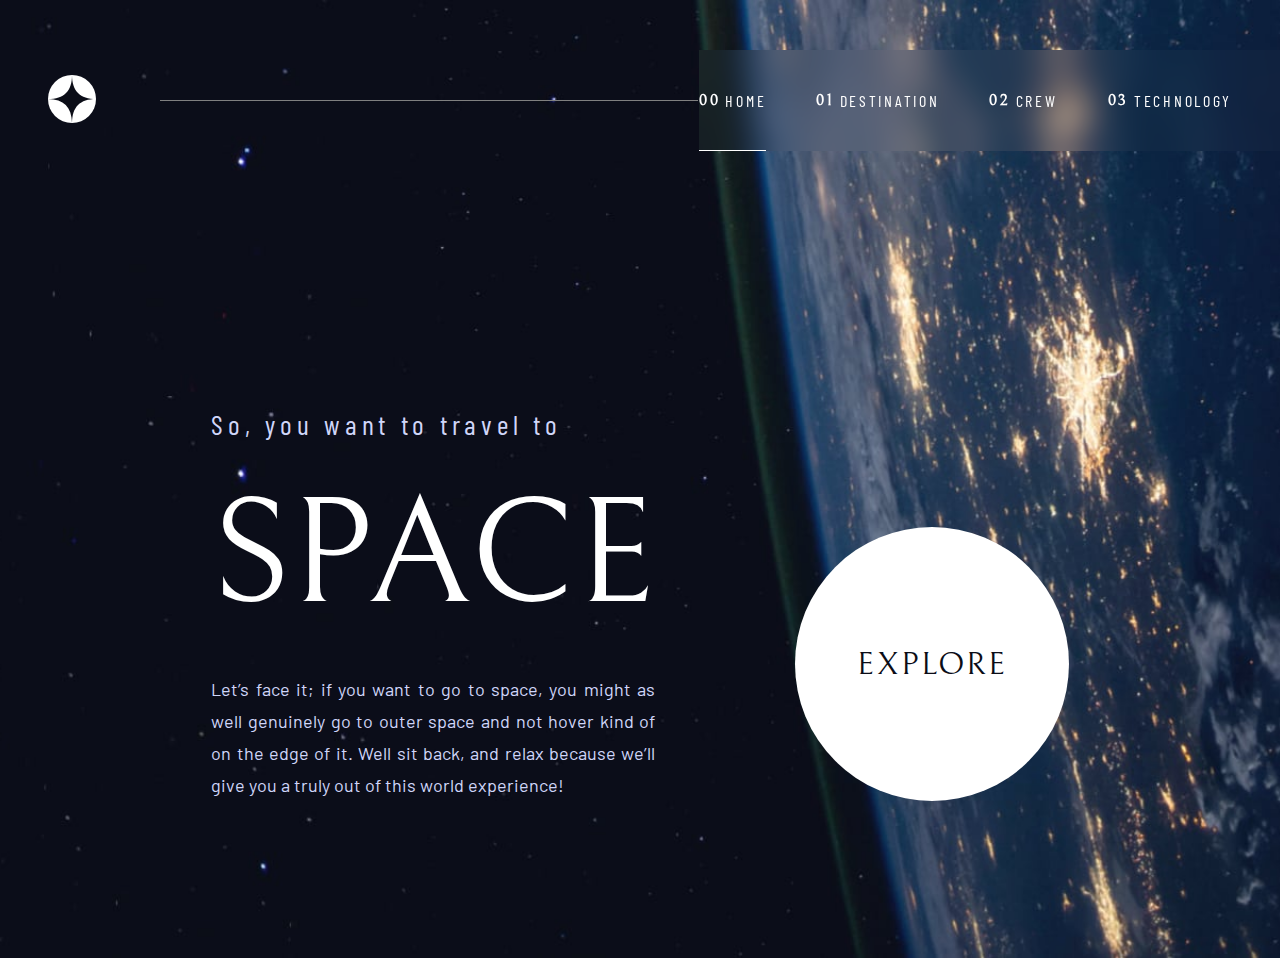
<file: starter-code/index.html>
<!DOCTYPE html>
<html lang="en">
<head>
  <meta charset="UTF-8">
  <meta name="viewport" content="width=device-width, initial-scale=1.0">
  <link rel="preconnect" href="https://fonts.googleapis.com"><link rel="preconnect" href="https://fonts.gstatic.com" crossorigin>
  <link rel="icon" type="image/png" sizes="32x32" href="./assets/favicon-32x32.png">
  <link rel="stylesheet" href="./css folder/index.css">
  <title>Frontend Mentor | Space tourism website</title>
</head>
<style>
  body {
    background-image: url("/starter-code/assets/home/background-home-desktop.jpg");
    min-height: 100vh;
    background-size: cover;
    background-repeat: no-repeat;
    background-position: center;
    overflow: hidden;}
</style>
<body>

  <header class="menu">
<section>
  <img src="./assets/shared/logo.svg">
</section>
<div class="line"></div>

  <nav>
    <a href="index.html"><div class="active" ><span>00</span> Home</div></a>
    <a href="destination-moon.html"><div ><span>01</span> Destination</div></a>
    <div><span>02</span> Crew</div>
    <div><span>03 </span> Technology</div>
</nav>
  </header>
<div class="hero-all">
  <div class="hero-left">
    <div class="hero-left-inner">
  <span class="top-text">So, you want to travel to</span>
  <span class="hero-text">SPACE</span>
  <span class="sub-text">Let’s face it; if you want to go to space, you might as well genuinely go to 
  outer space and not hover kind of on the edge of it. Well sit back, and relax 
  because we’ll give you a truly out of this world experience!</span>
</div>
</div>
<div class="hero-right">
  EXPLORE
</div>
</div>
 

</body>
</html>
</file>
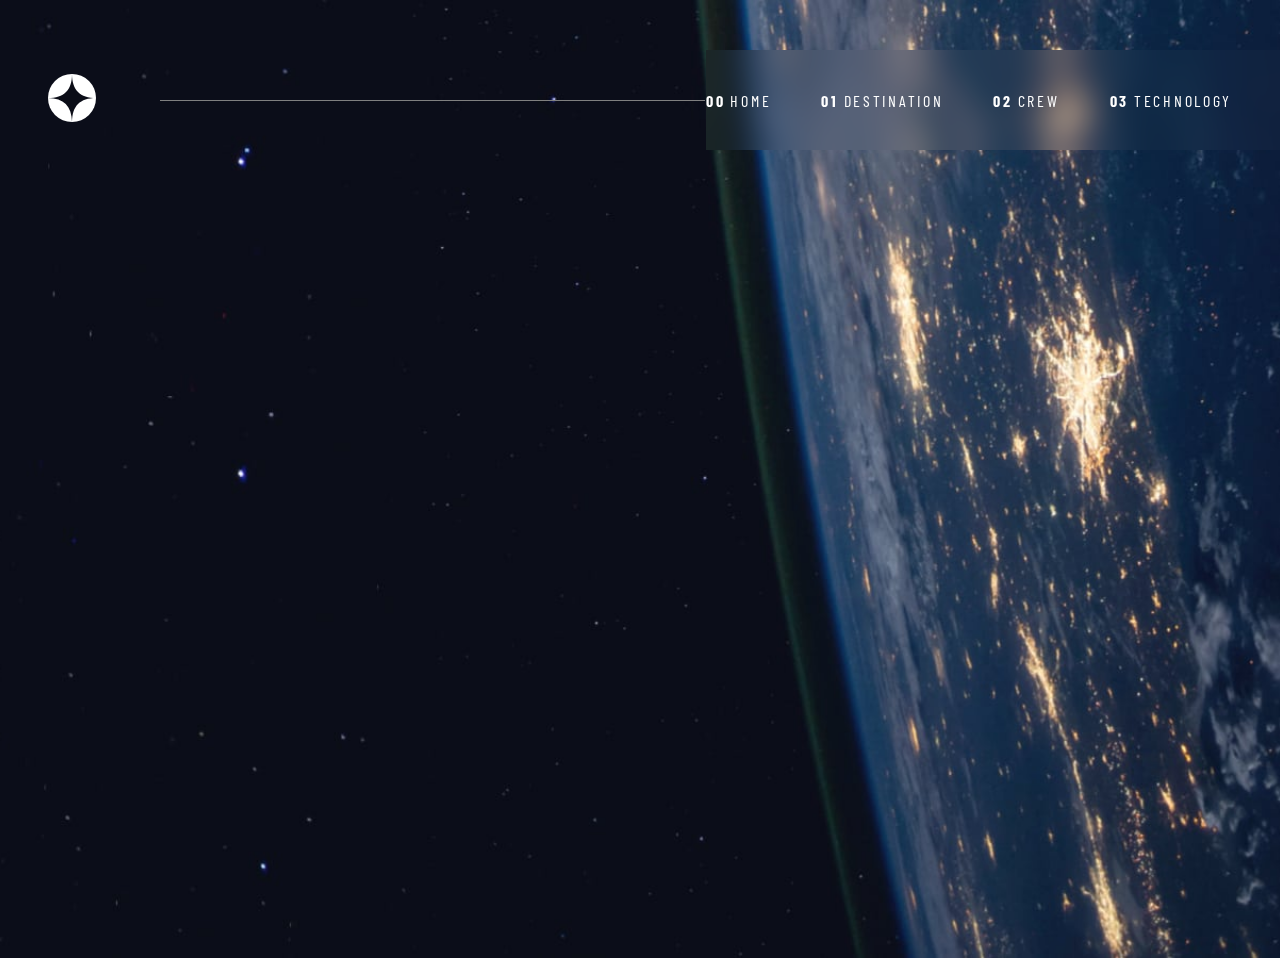
<file: space-tourism-website-main/starter-code/index.html>
<!DOCTYPE html>
<html lang="en">
<head>
  <meta charset="UTF-8">
  <meta name="viewport" content="width=device-width, initial-scale=1.0">
  <link rel="preconnect" href="https://fonts.googleapis.com"><link rel="preconnect" href="https://fonts.gstatic.com" crossorigin><link href="https://fonts.googleapis.com/css2?family=Barlow+Condensed:ital,wght@0,100;0,200;0,300;0,400;0,500;0,600;0,700;0,800;0,900;1,100;1,200;1,300;1,400;1,500;1,600;1,700;1,800;1,900&display=swap" rel="stylesheet">
  <link rel="icon" type="image/png" sizes="32x32" href="./assets/favicon-32x32.png">
  <link rel="stylesheet" href="./css folder/index.css">
  
  <title>Frontend Mentor | Space tourism website</title>
</head>
<body>

  <header class="menu">
<section>
  <img src="./assets/shared/logo.svg">
</section>
<div class="line"></div>

  <nav>
  <div><span>00</span> Home</div>
  <div><span>01</span> Destination</div>
  <div><span>02</span> Crew</div>
  <div><span>03 </span> Technology</div>
</nav>
  </header>

<!-- So, you want to travel to
  Space
  Let’s face it; if you want to go to space, you might as well genuinely go to 
  outer space and not hover kind of on the edge of it. Well sit back, and relax 
  because we’ll give you a truly out of this world experience!

  Explore-->
 

</body>
</html>
</file>
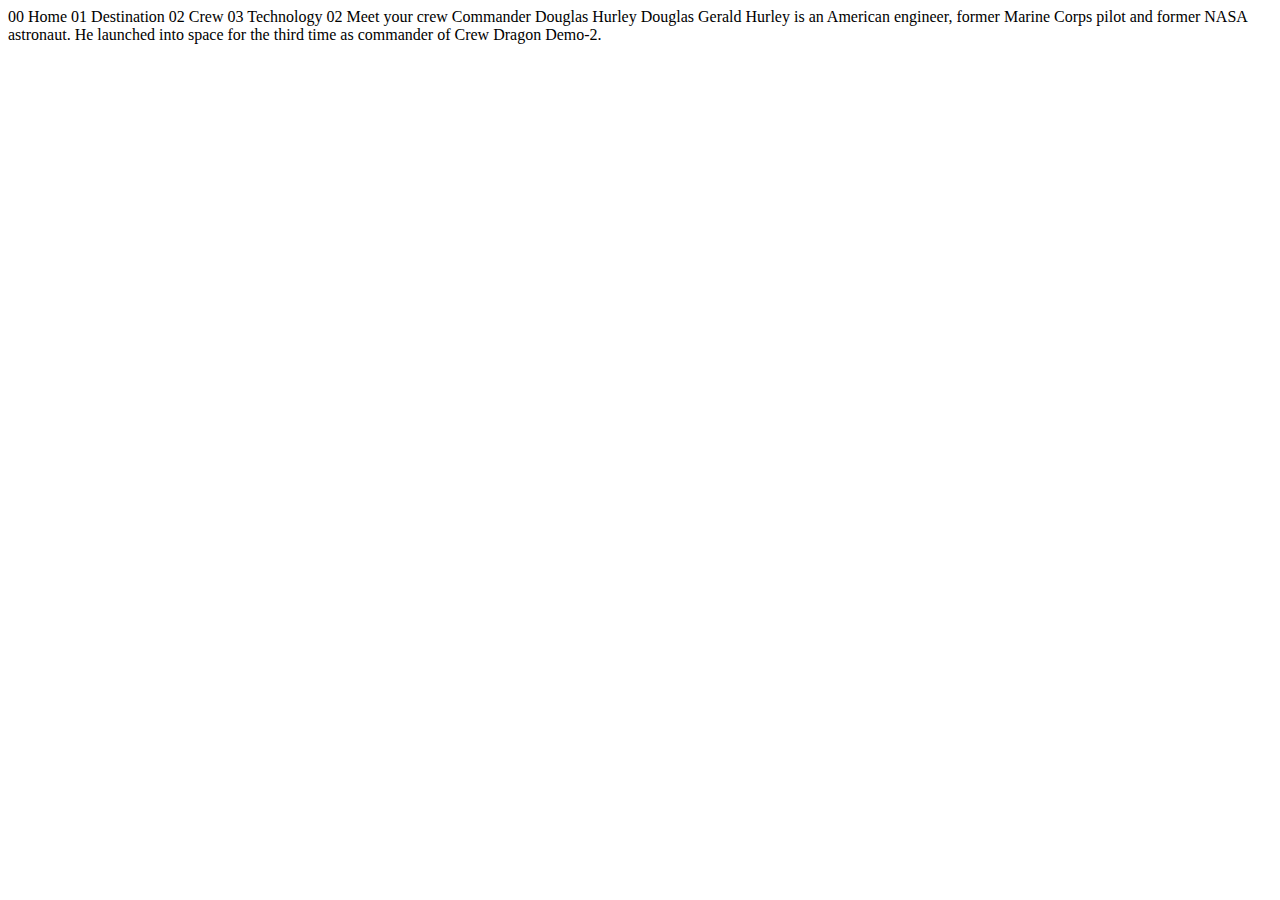
<file: starter-code/crew-commander.html>
<!DOCTYPE html>
<html lang="en">
<head>
  <meta charset="UTF-8">
  <meta name="viewport" content="width=device-width, initial-scale=1.0">

  <link rel="icon" type="image/png" sizes="32x32" href="./assets/favicon-32x32.png">
  
  <title>Frontend Mentor | Space tourism website</title>
</head>
<body>

  00 Home
  01 Destination
  02 Crew
  03 Technology

  02 Meet your crew

  Commander
  Douglas Hurley

  Douglas Gerald Hurley is an American engineer, former Marine Corps pilot 
  and former NASA astronaut. He launched into space for the third time as 
  commander of Crew Dragon Demo-2.
</body>
</html>
</file>
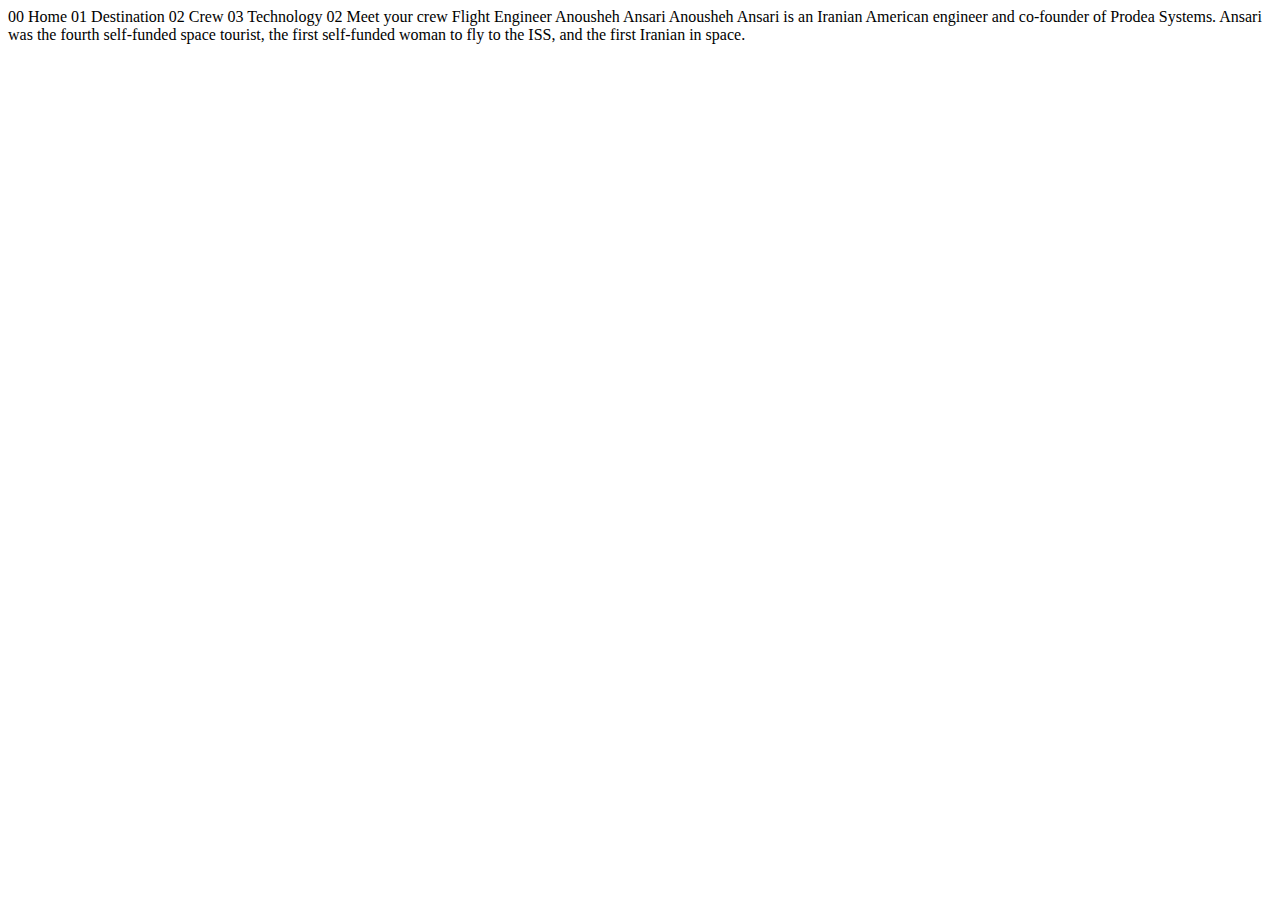
<file: starter-code/crew-engineer.html>
<!DOCTYPE html>
<html lang="en">
<head>
  <meta charset="UTF-8">
  <meta name="viewport" content="width=device-width, initial-scale=1.0">

  <link rel="icon" type="image/png" sizes="32x32" href="./assets/favicon-32x32.png">
  
  <title>Frontend Mentor | Space tourism website</title>
</head>
<body>

  00 Home
  01 Destination
  02 Crew
  03 Technology

  02 Meet your crew

  Flight Engineer
  Anousheh Ansari

  Anousheh Ansari is an Iranian American engineer and co-founder of Prodea Systems. 
  Ansari was the fourth self-funded space tourist, the first self-funded woman to 
  fly to the ISS, and the first Iranian in space. 
</body>
</html>
</file>
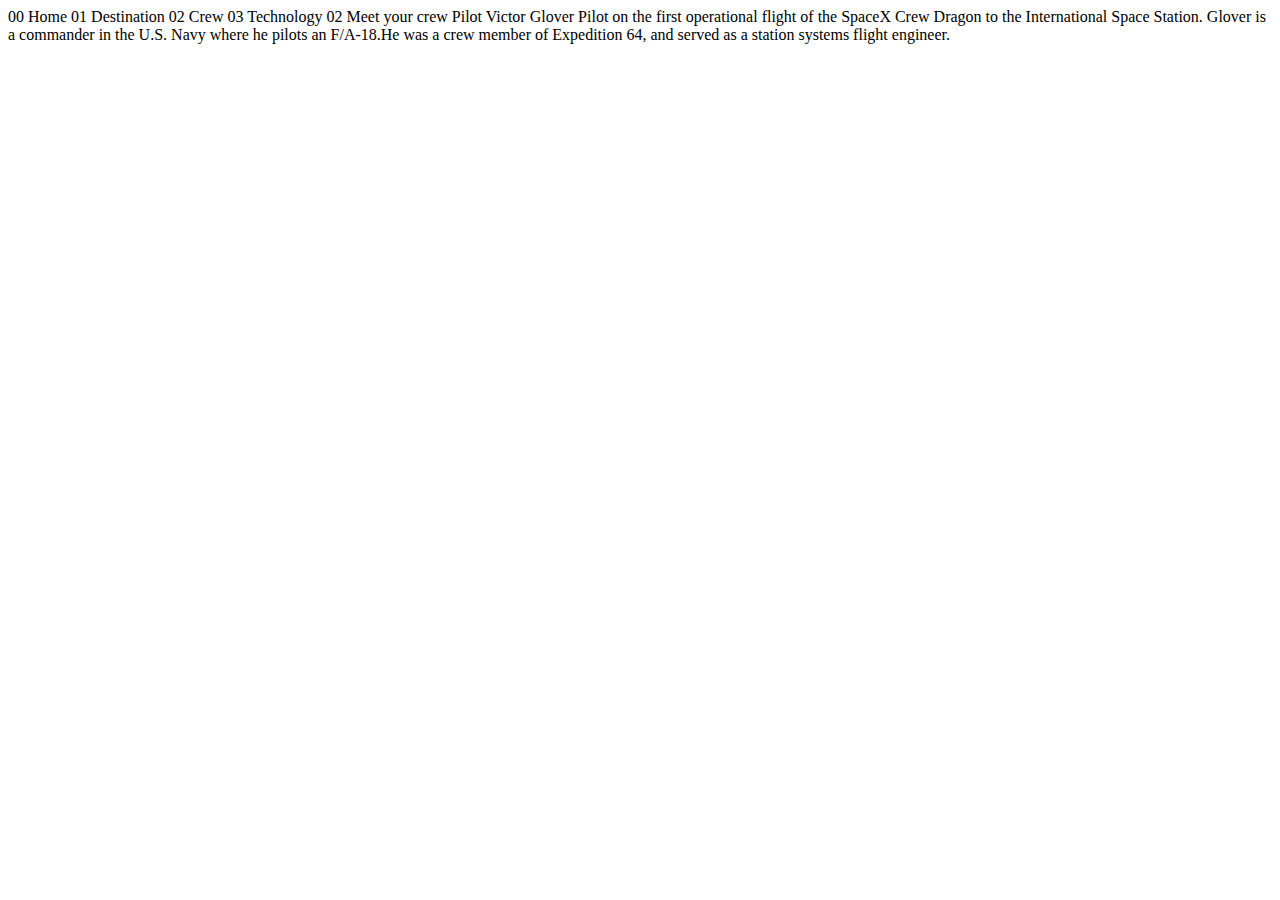
<file: starter-code/crew-pilot.html>
<!DOCTYPE html>
<html lang="en">
<head>
  <meta charset="UTF-8">
  <meta name="viewport" content="width=device-width, initial-scale=1.0">

  <link rel="icon" type="image/png" sizes="32x32" href="./assets/favicon-32x32.png">
  
  <title>Frontend Mentor | Space tourism website</title>
</head>
<body>

  00 Home
  01 Destination
  02 Crew
  03 Technology

  02 Meet your crew

  Pilot
  Victor Glover

  Pilot on the first operational flight of the SpaceX Crew Dragon to the 
  International Space Station. Glover is a commander in the U.S. Navy where 
  he pilots an F/A-18.He was a crew member of Expedition 64, and served as a 
  station systems flight engineer. 
</body>
</html>
</file>
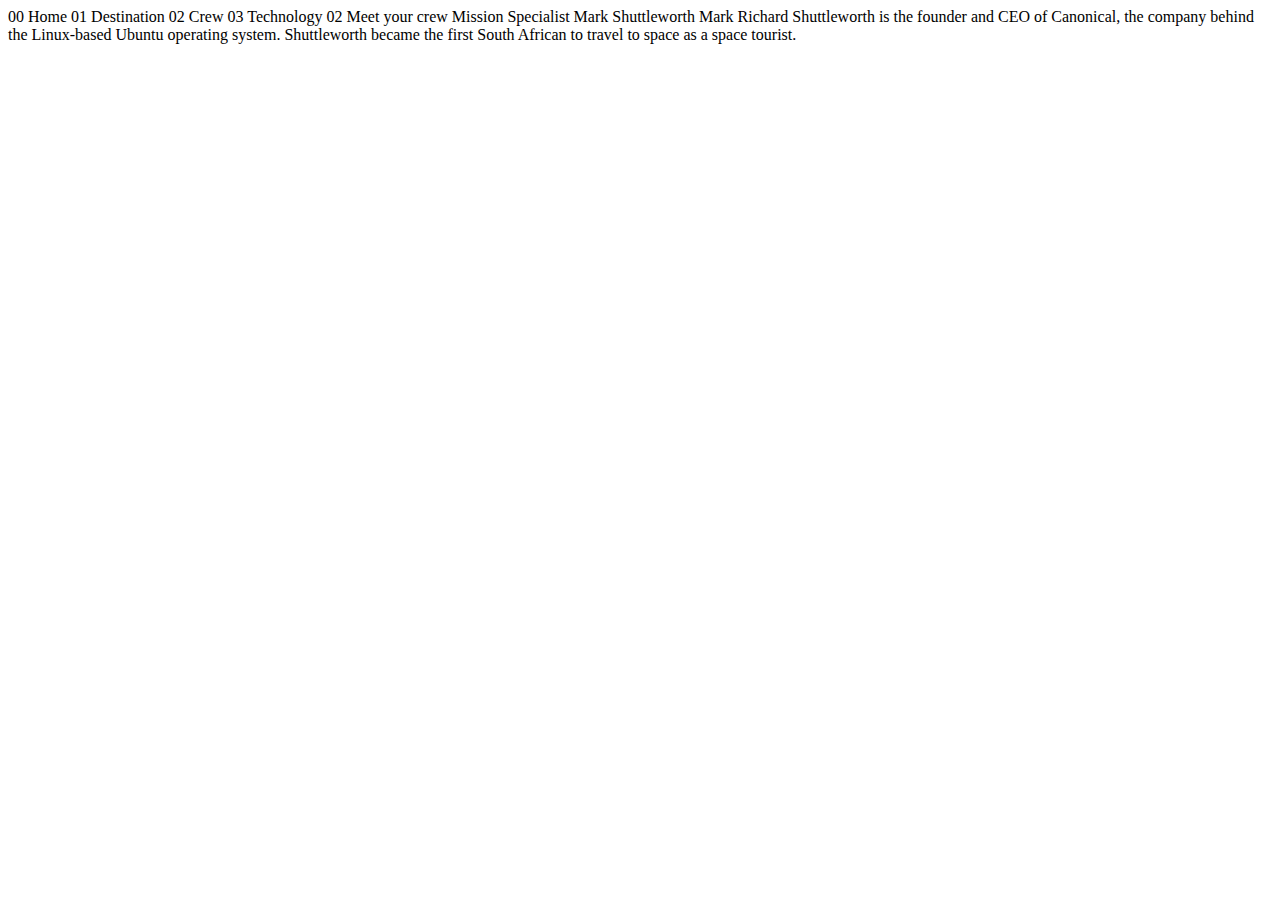
<file: starter-code/crew-specialist.html>
<!DOCTYPE html>
<html lang="en">
<head>
  <meta charset="UTF-8">
  <meta name="viewport" content="width=device-width, initial-scale=1.0">

  <link rel="icon" type="image/png" sizes="32x32" href="./assets/favicon-32x32.png">
  
  <title>Frontend Mentor | Space tourism website</title>
</head>
<body>

  00 Home
  01 Destination
  02 Crew
  03 Technology

  02 Meet your crew

  Mission Specialist
  Mark Shuttleworth

  Mark Richard Shuttleworth is the founder and CEO of Canonical, the company behind 
  the Linux-based Ubuntu operating system. Shuttleworth became the first South 
  African to travel to space as a space tourist.
</body>
</html>
</file>
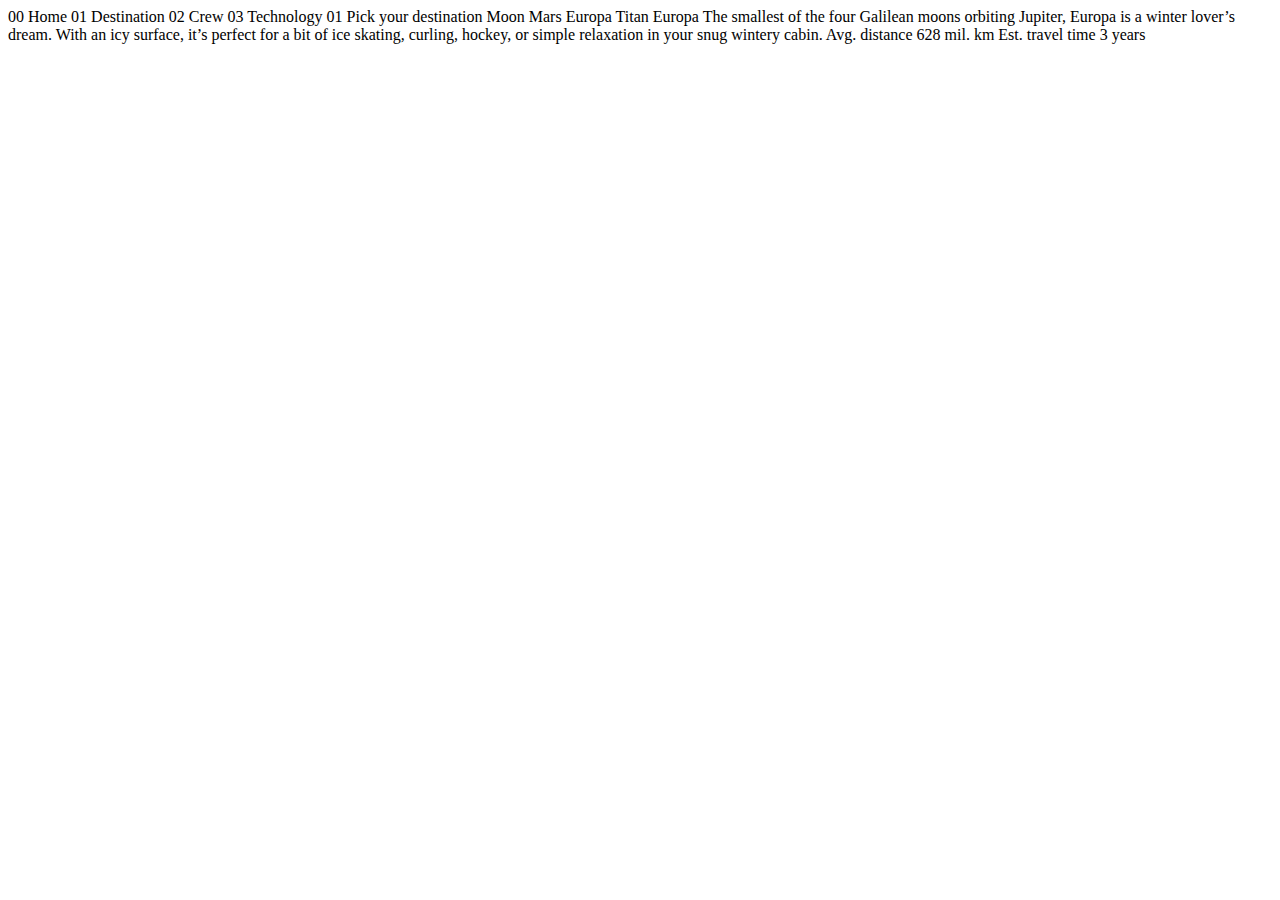
<file: starter-code/destination-europa.html>
<!DOCTYPE html>
<html lang="en">
<head>
  <meta charset="UTF-8">
  <meta name="viewport" content="width=device-width, initial-scale=1.0">

  <link rel="icon" type="image/png" sizes="32x32" href="./assets/favicon-32x32.png">
  
  <title>Frontend Mentor | Space tourism website</title>
</head>
<body>

  00 Home
  01 Destination
  02 Crew
  03 Technology

  01 Pick your destination

  Moon
  Mars
  Europa
  Titan

  Europa

  The smallest of the four Galilean moons orbiting Jupiter, Europa is a 
  winter lover’s dream. With an icy surface, it’s perfect for a bit of 
  ice skating, curling, hockey, or simple relaxation in your snug 
  wintery cabin.

  Avg. distance
  628 mil. km

  Est. travel time
  3 years
</body>
</html>
</file>
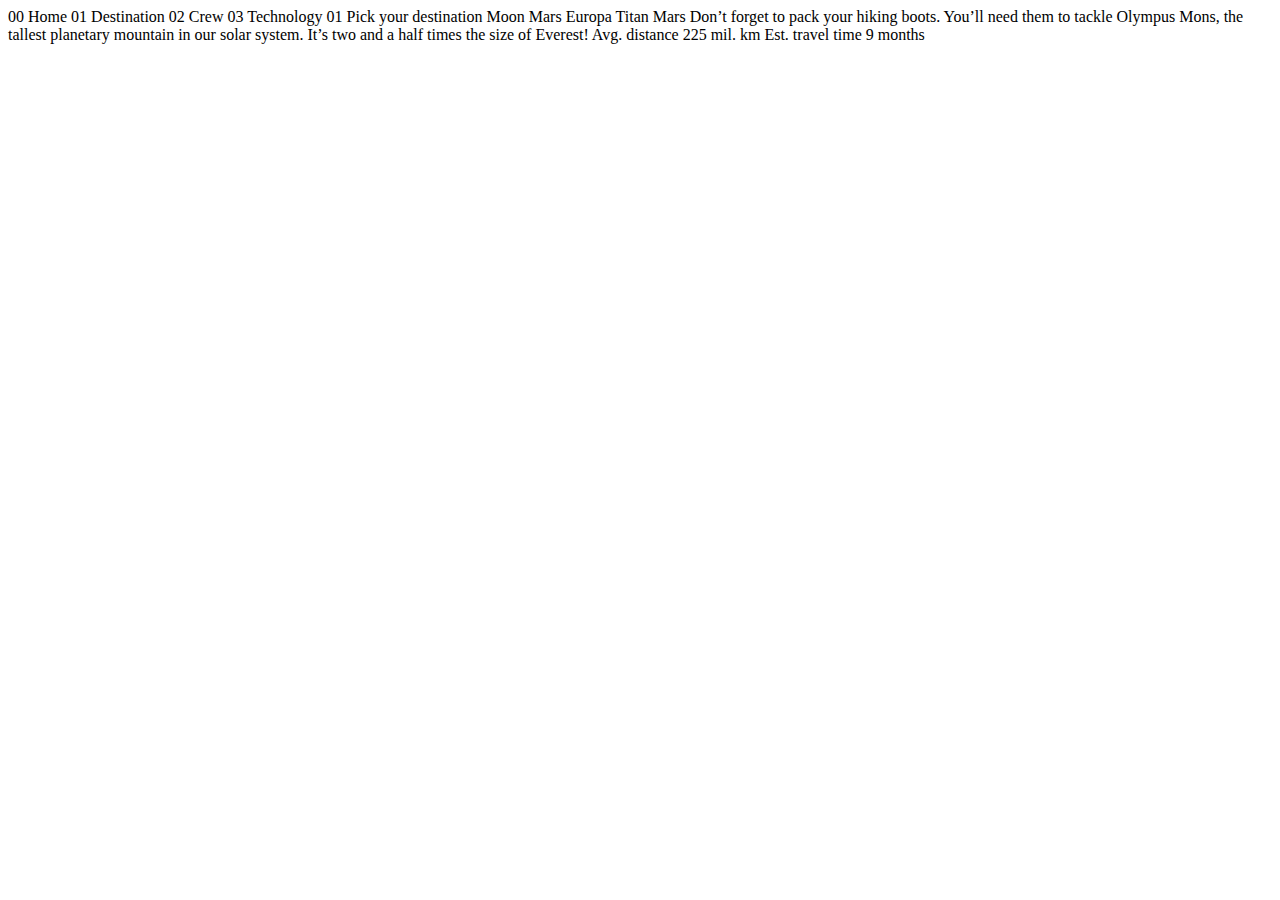
<file: starter-code/destination-mars.html>
<!DOCTYPE html>
<html lang="en">
<head>
  <meta charset="UTF-8">
  <meta name="viewport" content="width=device-width, initial-scale=1.0">

  <link rel="icon" type="image/png" sizes="32x32" href="./assets/favicon-32x32.png">
  
  <title>Frontend Mentor | Space tourism website</title>
</head>
<body>

  00 Home
  01 Destination
  02 Crew
  03 Technology

  01 Pick your destination

  Moon
  Mars
  Europa
  Titan

  Mars

  Don’t forget to pack your hiking boots. You’ll need them to tackle Olympus Mons, 
  the tallest planetary mountain in our solar system. It’s two and a half times 
  the size of Everest!

  Avg. distance
  225 mil. km

  Est. travel time
  9 months
</body>
</html>
</file>
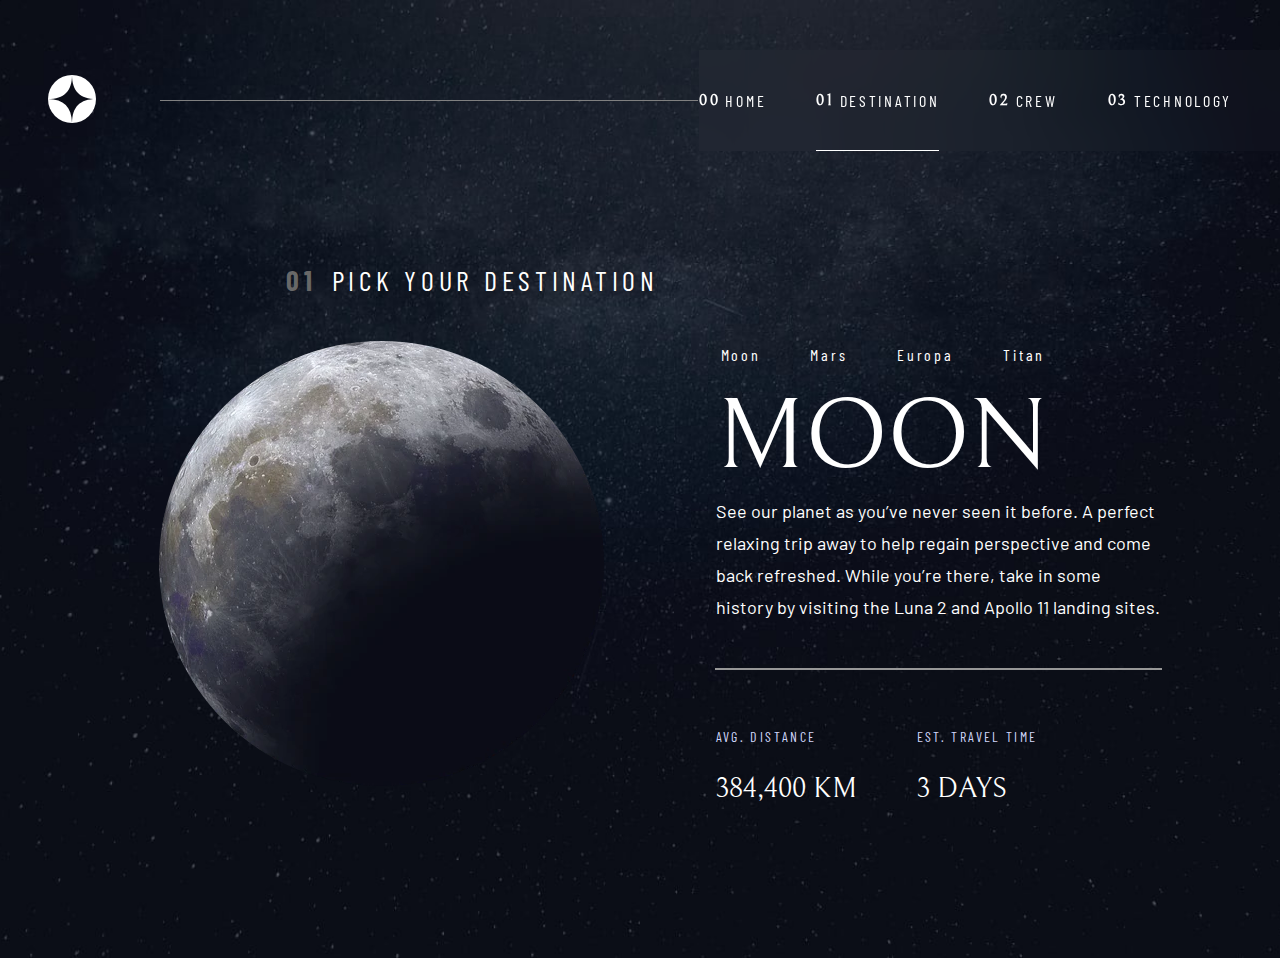
<file: starter-code/destination-moon.html>
<!DOCTYPE html>
<html lang="en">

<head>
  <meta charset="UTF-8">
  <meta name="viewport" content="width=device-width, initial-scale=1.0">

  <link rel="icon" type="image/png" sizes="32x32" href="./assets/favicon-32x32.png">
  <link rel="stylesheet" href="./css folder/index.css">

  <title>Frontend Mentor | Space tourism website</title>
</head>
<style>
  body {
    background-image: url("/starter-code/assets/destination/background-destination-desktop.jpg");
    min-height: 100vh;
    background-size: cover;
    background-repeat: no-repeat;
    background-position: center;
    overflow: hidden;
  }
</style>

<body>


  <header class="menu">
    <section>
      <img src="./assets/shared/logo.svg">
    </section>
    <div class="line"></div>

    <nav>
      <a href="index.html">
        <div><span>00</span> Home</div>
      </a>
      <a href="destination-moon.html">
        <div class="active"><span>01</span> Destination</div>
      </a>
      <div><span>02</span> Crew</div>
      <div><span>03 </span> Technology</div>
    </nav>
  </header>
  <section class="destination">
    <div class="hero-top">
      <div class="hero-black">01 </div>
      <div class="hero-top-text">Pick your destination</div>
    </div>
    <div class="hero-bottom-all">
      <div class="hero-left-destination">
        <img src="/starter-code/assets/destination/image-moon.webp" class="moon-img" />
      </div>
      <div class="hero-right-destination">
        <ul class="tab-section">
          <li>Moon</li>
          <li>Mars</li>
          <li>Europa</li>
          <li>Titan</li>
        </ul>

        <div class="hero-text-moon">Moon</div>

        <div class="moon-text">See our planet as you’ve never seen it before. A perfect relaxing trip away to help
          regain perspective and come back refreshed. While you’re there, take in some history
          by visiting the Luna 2 and Apollo 11 landing sites.
        </div>
        <div class="line-two"></div>

        <div class="moon-bottom-text">
          <div class="moon-two">
            <p class="moon-bottom-top">Avg. distance</p>
            <p class="moon-bottom-bottom">384,400 km</p>
          </div>
          <div class="moon-two">
            <p class="moon-bottom-top">Est. travel time</p>
            <p class="moon-bottom-bottom"> 3 days</p>
          </div>
        </div>
      </div>
    </div>
  </section>
</body>

</html>
</file>
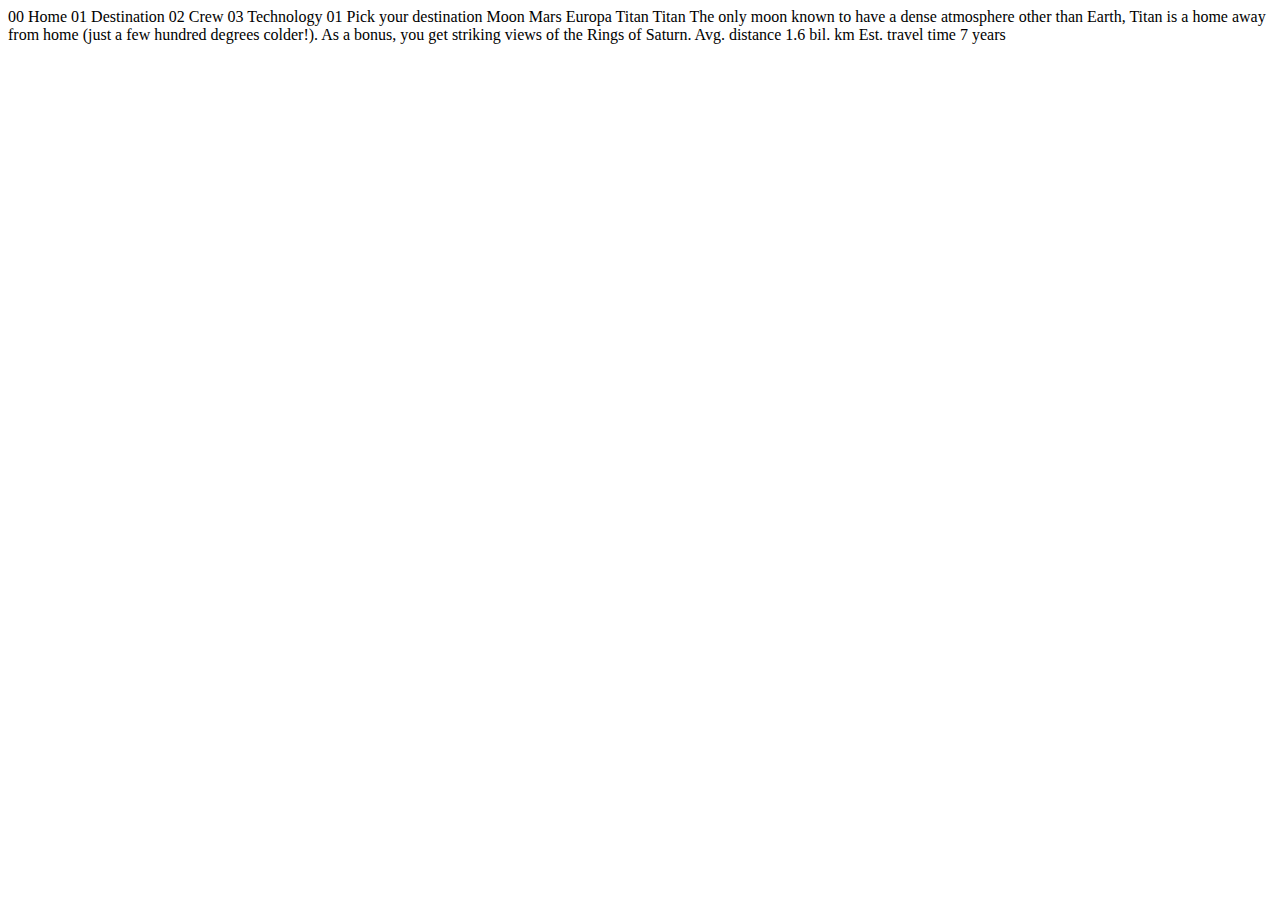
<file: starter-code/destination-titan.html>
<!DOCTYPE html>
<html lang="en">
<head>
  <meta charset="UTF-8">
  <meta name="viewport" content="width=device-width, initial-scale=1.0">

  <link rel="icon" type="image/png" sizes="32x32" href="./assets/favicon-32x32.png">
  
  <title>Frontend Mentor | Space tourism website</title>
</head>
<body>

  00 Home
  01 Destination
  02 Crew
  03 Technology

  01 Pick your destination

  Moon
  Mars
  Europa
  Titan

  Titan

  The only moon known to have a dense atmosphere other than Earth, Titan 
  is a home away from home (just a few hundred degrees colder!). As a 
  bonus, you get striking views of the Rings of Saturn.

  Avg. distance
  1.6 bil. km

  Est. travel time
  7 years
</body>
</html>
</file>
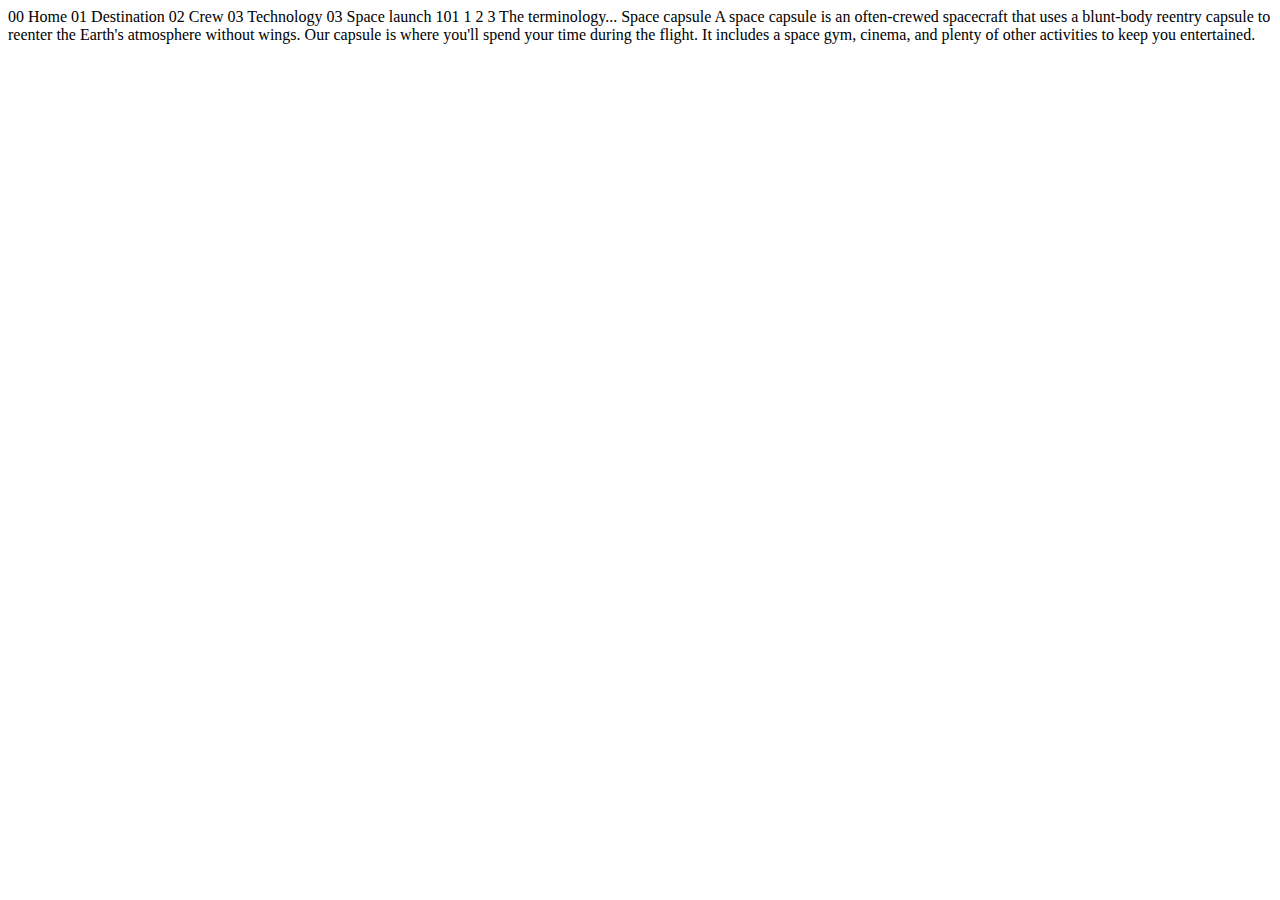
<file: starter-code/technology-capsule.html>
<!DOCTYPE html>
<html lang="en">
<head>
  <meta charset="UTF-8">
  <meta name="viewport" content="width=device-width, initial-scale=1.0">

  <link rel="icon" type="image/png" sizes="32x32" href="./assets/favicon-32x32.png">
  
  <title>Frontend Mentor | Space tourism website</title>
</head>
<body>

  00 Home
  01 Destination
  02 Crew
  03 Technology

  03 Space launch 101

  1
  2
  3

  The terminology...
  Space capsule

  A space capsule is an often-crewed spacecraft that uses a blunt-body reentry 
  capsule to reenter the Earth's atmosphere without wings. Our capsule is where 
  you'll spend your time during the flight. It includes a space gym, cinema, 
  and plenty of other activities to keep you entertained.
</body>
</html>
</file>
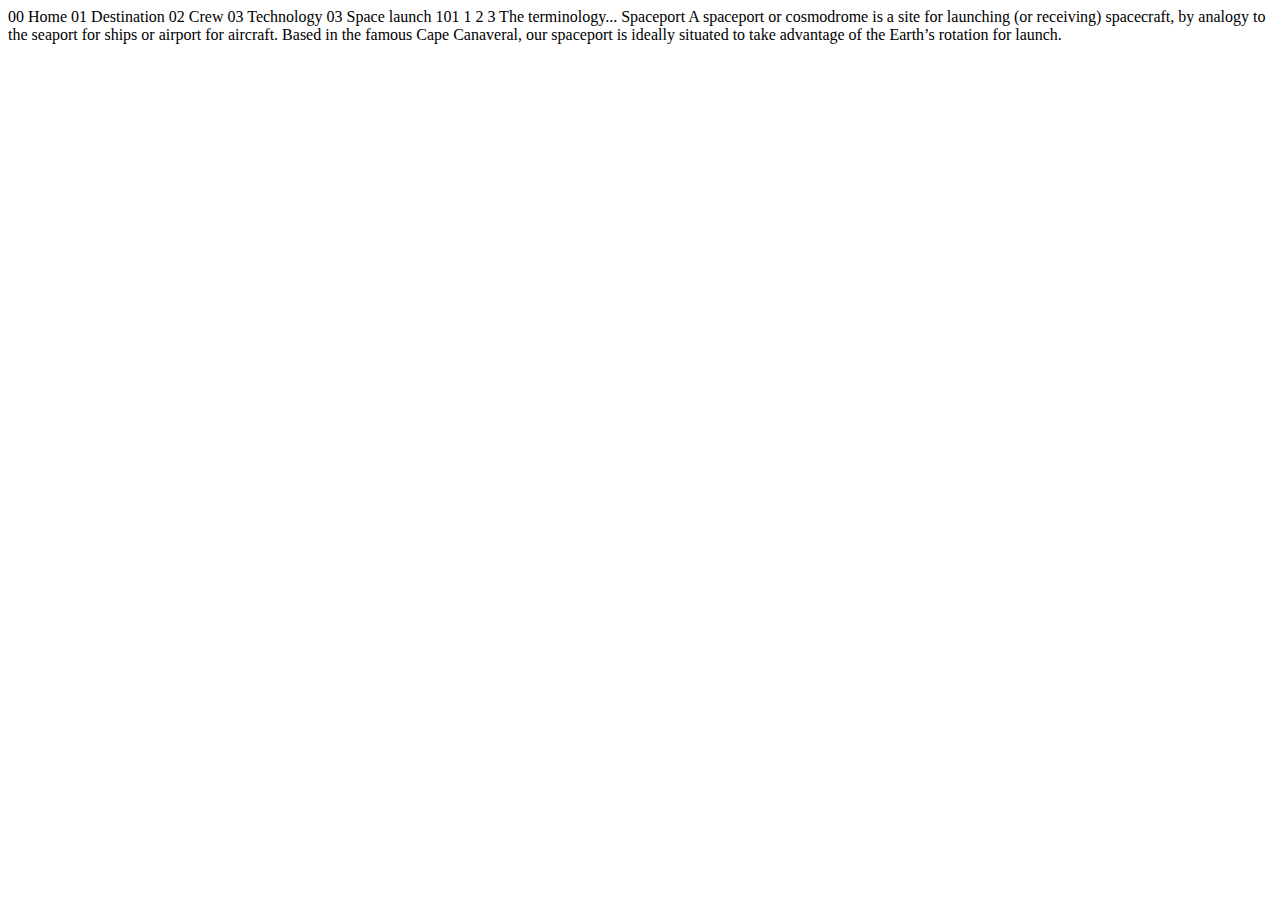
<file: starter-code/technology-spaceport.html>
<!DOCTYPE html>
<html lang="en">
<head>
  <meta charset="UTF-8">
  <meta name="viewport" content="width=device-width, initial-scale=1.0">

  <link rel="icon" type="image/png" sizes="32x32" href="./assets/favicon-32x32.png">
  
  <title>Frontend Mentor | Space tourism website</title>
</head>
<body>

  00 Home
  01 Destination
  02 Crew
  03 Technology

  03 Space launch 101

  1
  2
  3

  The terminology...
  Spaceport

  A spaceport or cosmodrome is a site for launching (or receiving) spacecraft, 
  by analogy to the seaport for ships or airport for aircraft. Based in the 
  famous Cape Canaveral, our spaceport is ideally situated to take advantage 
  of the Earth’s rotation for launch.
</body>
</html>
</file>
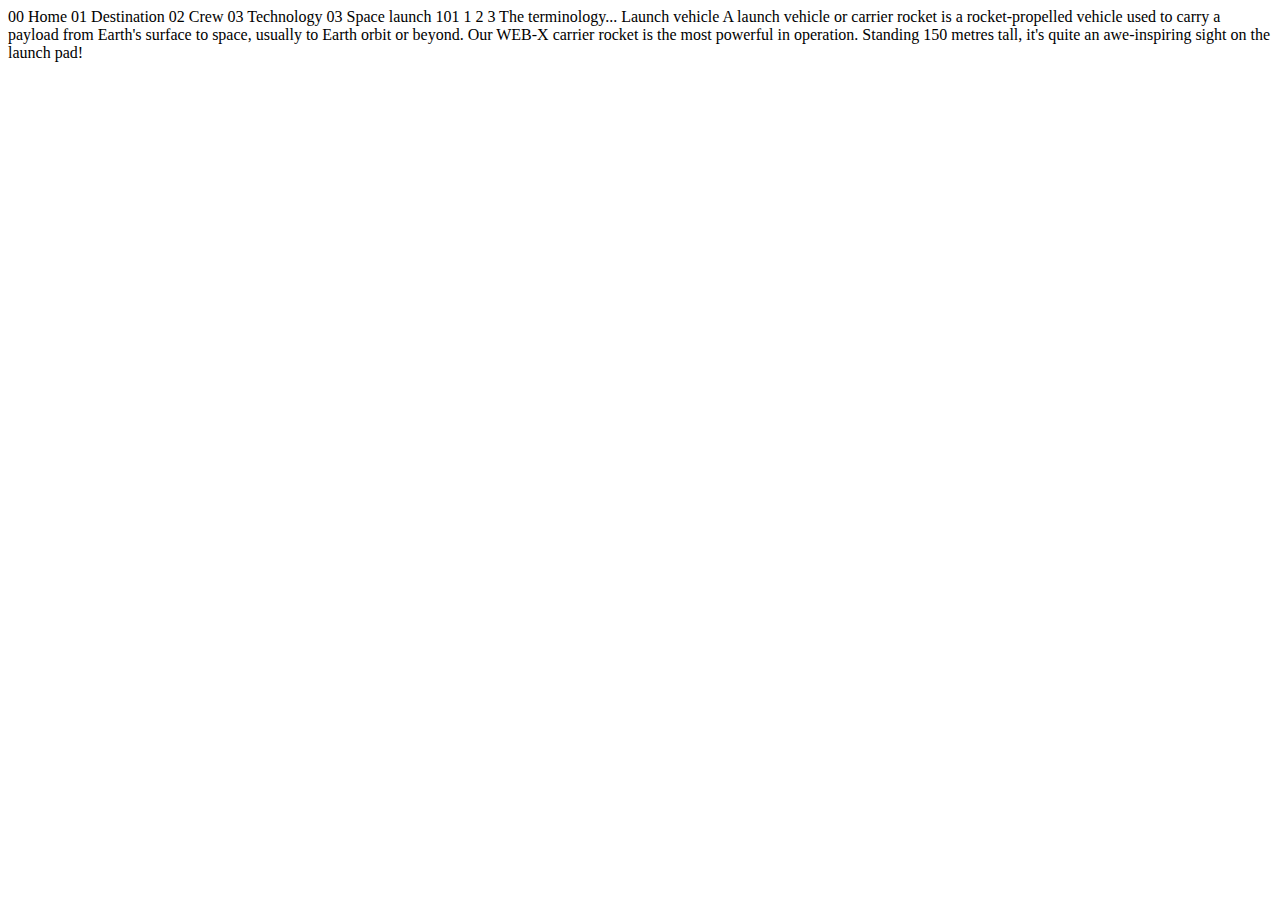
<file: starter-code/technology-vehicle.html>
<!DOCTYPE html>
<html lang="en">
<head>
  <meta charset="UTF-8">
  <meta name="viewport" content="width=device-width, initial-scale=1.0">

  <link rel="icon" type="image/png" sizes="32x32" href="./assets/favicon-32x32.png">
  
  <title>Frontend Mentor | Space tourism website</title>
</head>
<body>

  00 Home
  01 Destination
  02 Crew
  03 Technology

  03 Space launch 101

  1
  2
  3

  The terminology...
  Launch vehicle

  A launch vehicle or carrier rocket is a rocket-propelled vehicle used to carry a 
  payload from Earth's surface to space, usually to Earth orbit or beyond. Our 
  WEB-X carrier rocket is the most powerful in operation. Standing 150 metres tall, 
  it's quite an awe-inspiring sight on the launch pad!
</body>
</html>
</file>
<file: starter-code/css folder/index.css>
@import url('https://fonts.googleapis.com/css2?family=Barlow+Condensed:ital,wght@0,100;0,200;0,300;0,400;0,500;0,600;0,700;0,800;0,900;1,100;1,200;1,300;1,400;1,500;1,600;1,700;1,800;1,900&family=Barlow:ital,wght@0,100;0,200;0,300;0,400;0,500;0,600;0,700;0,800;0,900;1,100;1,200;1,300;1,400;1,500;1,600;1,700;1,800;1,900&family=Bellefair&display=swap');

* {
    font-family: 'Barlow', sans-serif;
    font-family: 'Barlow Condensed', sans-serif;
    font-family: 'Bellefair', serif;
}

nav {
    margin-right: -10px;
    font-size: 16px;
    letter-spacing: 2.7px;
    float: right;
    backdrop-filter: blur(17px);
    background: #a6a4a408;
    width: 100%;
    max-width: 960px;
    color: white;
    display: flex;
    justify-content: center;
    text-transform: uppercase;
    height: fit-content;
    margin-left: -5%;
}

nav div span {
    font-weight: bolder;
    margin-right: 5px;
}

nav div:hover {
    border-bottom: 1px solid #979797;
    cursor: pointer;
}

nav div {
    font-family: 'Barlow Condensed' !important;
    display: inherit;
    height: 100px;
    margin-right: 50px;
    align-items: center;
}

nav a {
    display: flex;
    color: white;
    text-decoration: none;
}

.active {
    border-bottom: 1px solid white;
}

section {
    float: left;
}


.menu {
    margin-top: 50px;
    display: flex;
    justify-content: space-between;
    align-items: center;
    gap: 4rem;
}

.line {
    width: 100%;
    height: 1px;
    background-color: grey;
    position: relative;
    right: 0;
    top: 0;
    z-index: 99;
}

section img {
    margin-left: 40px;
}


span.sub-text {
    font-family: 'Barlow';
    font-style: normal;
    font-weight: 400;
    font-size: 18px;
    line-height: 32px;
    margin-top: 30px;


    color: #D0D6F9;
}

span.hero-text {
    font-family: 'Bellefair';
    font-style: normal;
    font-weight: 400;
    font-size: 150px;
    line-height: 172px;
    color: #FFFFFF;
}

span.top-text {
    font-family: 'Barlow Condensed';
    font-style: normal;
    font-weight: 400;
    font-size: 28px;
    line-height: 34px;
    letter-spacing: 4.725px;
    color: #D0D6F9;
    margin-bottom: 30px;

}


.hero-all {
    display: flex;
    justify-content: space-evenly;
    height: 650px;
    align-items: flex-end;
}


.hero-right {
    font-family: 'Bellefair';
    font-style: normal;
    font-weight: 400;
    font-size: 32px;
    line-height: 37px;
    letter-spacing: 2px;
    color: #0B0D17;
    background: white;
    display: grid;
    align-items: center;
    width: 274px;
    height: 274px;
    text-align: center;
    border-radius: 50%;
    transition: 1s;
}

.hero-left-inner {
    display: grid;
    width: 380px;
    text-align: justify;
}

.hero-right:hover {
    box-shadow: 0px 0px 0px 70px #ffffff54;
}



section.destination {
    display: flex;
    justify-items: center;
    height: 650px;
    flex-direction: column;
    justify-content: flex-end;
    margin: auto;
    width: 100%;
}

.hero-bottom-all {
    display: flex;
    justify-content: space-evenly;
    align-items: center;
}

.hero-right-destination {
    width: 445px;
    height: 472px;
    font-family: 'Bellefair';
    font-style: normal;
    font-weight: 400;
    color: #FFFFFF;
    display: flex;
    align-items: center;
    flex-direction: column;
}

.hero-top {
    display: flex;
    color: white;
    position: relative;
    left: 22%;
    bottom: 5%;
    gap: 15px;
}

.hero-top-text {
    font-family: 'Barlow Condensed';
    font-style: normal;
    font-weight: 400;
    font-size: 28px;
    line-height: 34px;
    letter-spacing: 4.725px;
    text-transform: uppercase;
    color: #FFFFFF;
    text-shadow: 0px 4px 4px rgba(0, 0, 0, 0.25);
}

.hero-black {
    font-family: 'Barlow Condensed';
    font-style: normal;
    font-weight: 700;
    font-size: 28px;
    line-height: 34px;
    letter-spacing: 4.725px;
    color: #686868;
    mix-blend-mode: normal;
}

ul.tab-section {
    display: flex;
    width: 100%;
    flex-direction: row;
    list-style-type: none;
    margin-left: -30px;
    gap: 50px;
    justify-content: flex-start;
}

ul.tab-section li {
    list-style-type: none;
    font-family: 'Barlow Condensed';
    font-style: normal;
    font-weight: 400;
    font-size: 16px;
    line-height: 19px;
    letter-spacing: 2.7px;
}

.hero-text-moon {
    font-family: 'Bellefair';
    font-style: normal;
    font-weight: 400;
    font-size: 100px;
    line-height: 115px;
    text-transform: uppercase;
    text-align: left;
    width: 100%;
}

.moon-text {
    font-family: 'Barlow';
    font-style: normal;
    font-weight: 400;
    font-size: 18px;
    line-height: 32px;
}

.line-two {
    width: 100%;
    height: 1px;
    background: #979797;
    margin-top: 10%;
    margin-bottom: 10%;
    border: 1px solid #979797;
}

.moon-bottom-text {
    gap: 60px;
    display: flex;
    width: 100%;
}

p.moon-bottom-top {
    font-family: 'Barlow Condensed';
    font-style: normal;
    font-weight: 400;
    font-size: 14px;
    line-height: 17px;
    letter-spacing: 2.3625px;
    text-transform: uppercase;
    color: #D0D6F9;
}

p.moon-bottom-bottom {
    font-family: 'Bellefair';
    font-style: normal;
    font-weight: 400;
    font-size: 28px;
    line-height: 32px;
    text-transform: uppercase;
    color: #FFFFFF;
}
</file>
<file: space-tourism-website-main/starter-code/css folder/index.css>
body {
    background-image: url("/space-tourism-website-main/starter-code/assets/home/background-home-desktop.jpg");
    min-height: 100vh;
    background-size: cover;
    background-repeat: no-repeat;
    background-position: center;
    overflow: hidden;}


nav {
    margin-right: -10px;
    font-family: Barlow Condensed;
    font-size: 16px;
    letter-spacing: 2.7px;
    float: right;
    backdrop-filter: blur(17px);
    background: #a6a4a408;
    width: 100%;
    max-width: 960px;
    color: white;
    display: flex;
    justify-content: center;
    text-transform: uppercase;
    height: fit-content;
    margin-left:-5%;
}

nav div span {
    font-weight: bolder;
    margin-right: 5px;
}

nav div:hover {
    border-bottom: 1px solid white;
}

nav div {
    display: inherit;
    height: 100px;
    margin-right: 50px;
    align-items: center;
}

section {
    float: left;
}


.menu {
    margin-top:50px;
    display: flex;
    justify-content: space-between;
    align-items: center;
    gap: 4rem;
}

.line{
    width: 100%;
    height: 1px;
    background-color: grey;
    position: relative;
    right: 0;
    top: 0;
    z-index: 99;
}

section img {
    margin-left: 40px;
}
</file>
